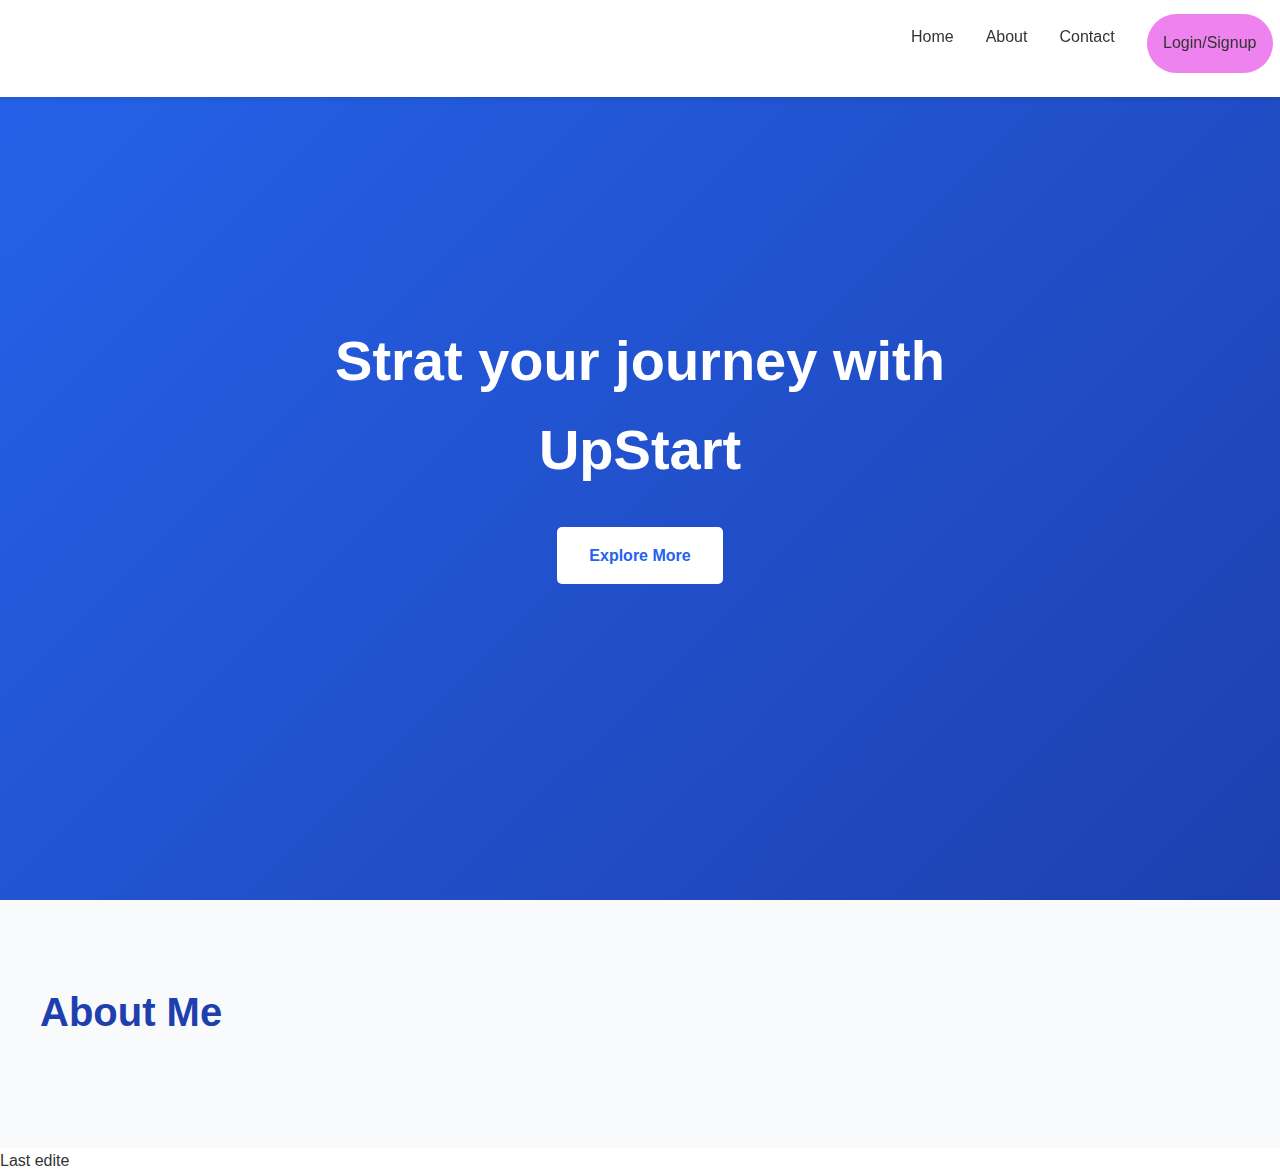
<file: index.html>
<!DOCTYPE html>
<html lang="en">
<head>
    <meta charset="UTF-8">
    <meta name="viewport" content="width=device-width, initial-scale=1.0">
    <title>UpStart</title>
     <link rel="stylesheet" href="styles.css">
</head>
<body>
    
    <nav>
        <div class="nav-content">
            <div class="logo"Upstart></div>
            <div class="nav-links">
                <a href="#home">Home</a>
                <a href="#about">About</a>
                <a href="#contact">Contact</a>
                <a href="login/login.html" class="login" >Login/Signup</a>
            </div>
        </div>
    </nav>

  
    <section class="hero" id="home">
        <div class="hero-content">
            <h1>Strat your journey with <b>UpStart</b> </h1>    
            <p></p>
            <a href="#projects" class="cta-button">Explore More</a>
        </div>
    </section>
    <section class="about" id="about">
        <div class="about-content">
            <div class="about-text">
                <h2>About Me</h2>
                
            </div>
            <div c
            lass="about-image">
            </div>
        </div>
    </section>
</body>
</html>
Last edite
</file>
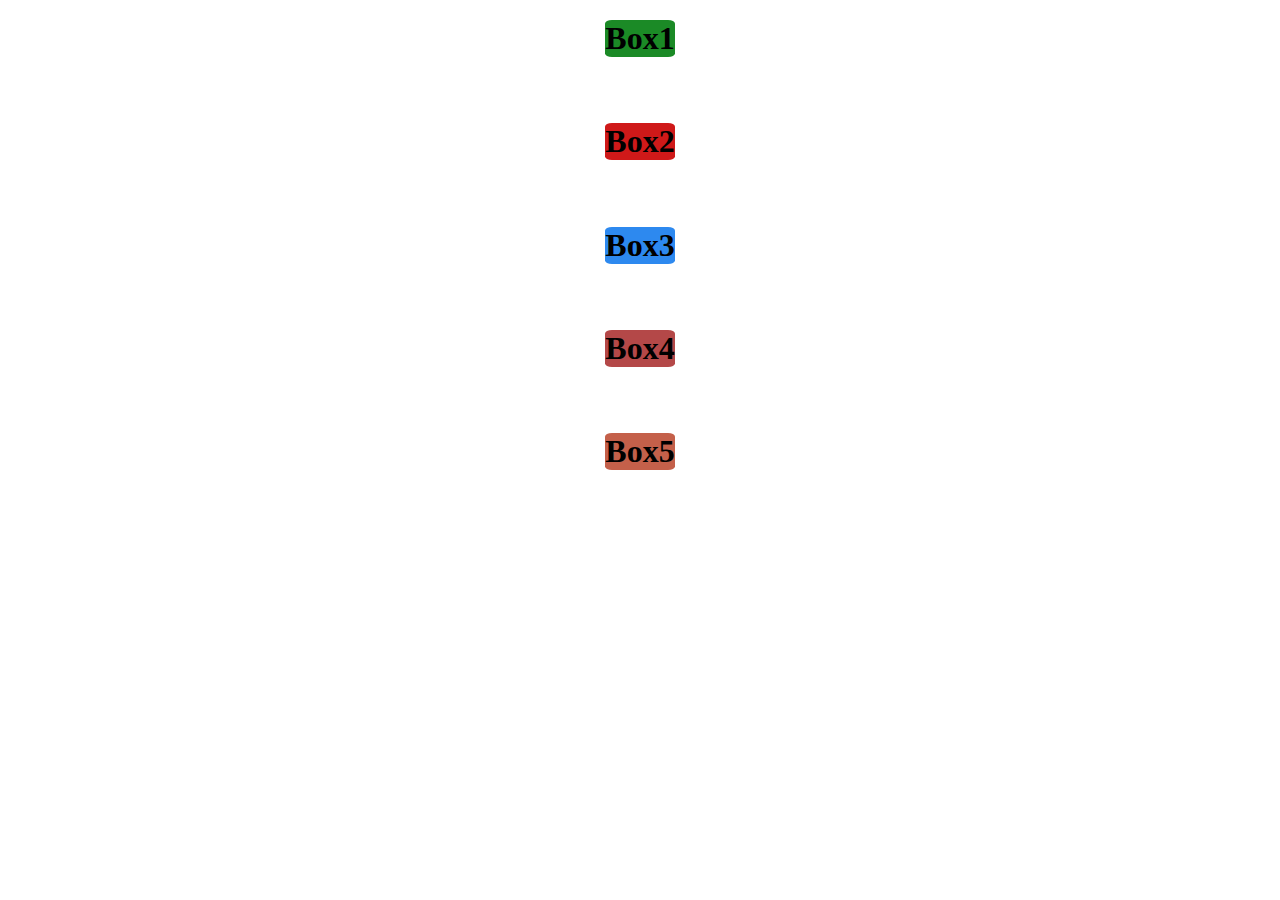
<file: index2.html>
<!DOCTYPE html>
<html lang="en">
<head>
    <meta charset="UTF-8">
    <meta name="viewport" content="width=device-width, initial-scale=1.0">
    <title>Flex Model</title>
    <link rel="stylesheet" href="style2.css">
</head>
<body>
    <header class="header">
        <div class="box1">
            <h1>Box1</h1>
        </div>
        <div class="box2">
            <h1>Box2</h1>
        </div>
        <div class="box3">
            <h1>Box3</h1>
        </div>
        <div class="box4">
            <h1>Box4</h1>
        </div>
        <div class="box5">
            <h1>Box5</h1>
        </div>
    </header>
</body>
</html>
</file>
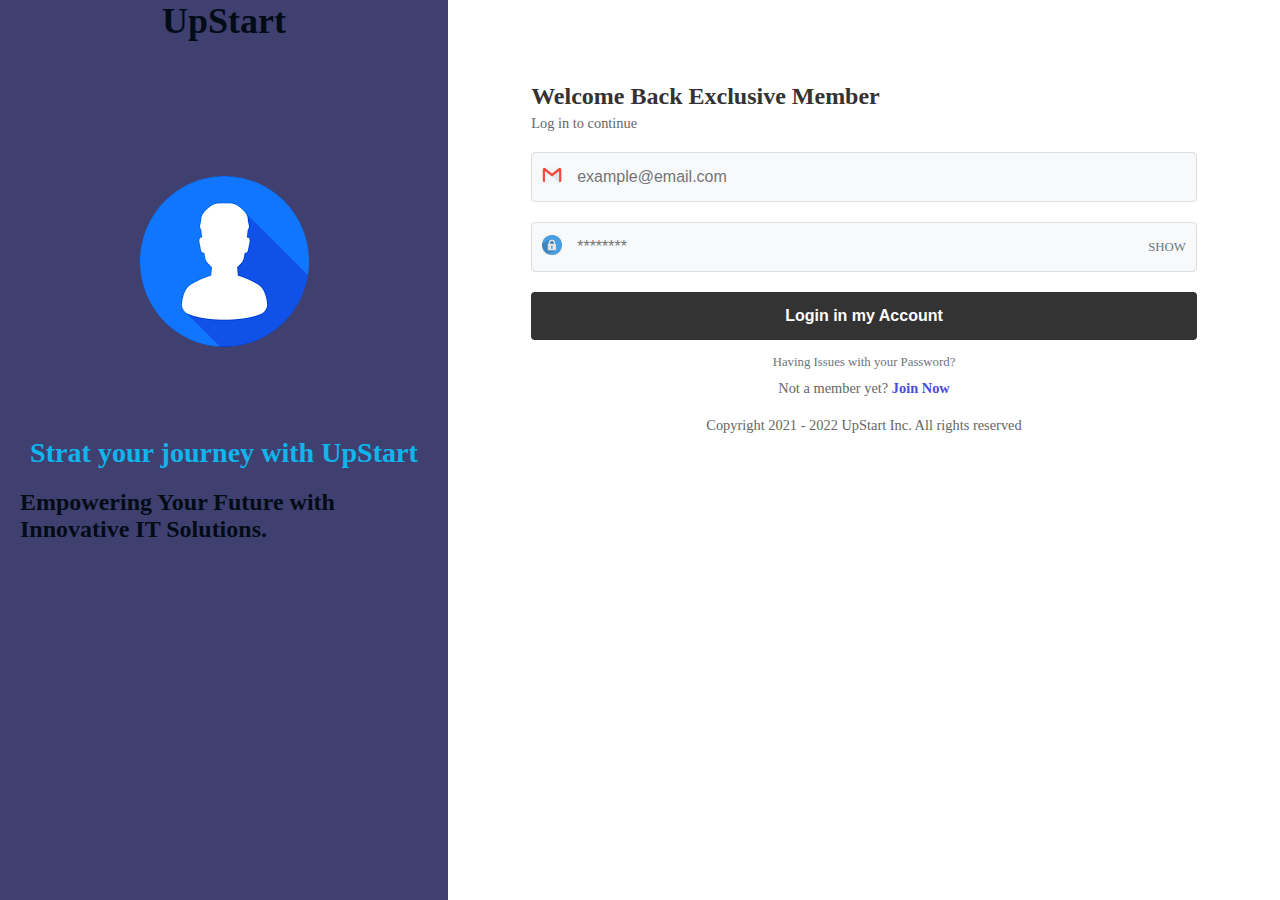
<file: login/login.html>
<!DOCTYPE html>
<html lang="en">
<head>
   <meta charset="UTF-8">
   <meta name="viewport" content="width=device-width, initial-scale=1.0">
   <title>Login</title>
   <link rel="stylesheet" href="login.css">
</head>
<body>
<section class="main-area">
   <div class="left-div">
      <span id="UpStart">
         <h2><b>UpStart</b></h2>
         <img class ="image" src="profile.png" alt="">
         <h3 class="desc">
            Strat your journey with UpStart
         </h3>
         <h4 class="slogan">
            Empowering Your Future with Innovative IT Solutions.
         </h4>
      </span>
   </div>
   <div class="right-div">
         <div class="SignUp">
            <h1>Welcome Back Exclusive Member</h1>
            <p>Log in to continue</p>
            <form action="#" class="login-form">
                <div class="input-group">
                    <label for="email"><img src="logo.png" alt="Email Icon"></label>
                    <input type="email" id="email" placeholder="example@email.com" required>
                </div>
                <div class="input-group">
                    <label for="password"><img src="pass.png" alt="Password Icon"></label>
                    <input type="password" id="password" placeholder="********" required>
                    <span class="show-password">SHOW</span>
                </div>
                <button type="submit" class="login-button">Login in my Account</button>
                <p class="password-issue">Having Issues with your Password?</p>
            </form>
            <p class="not-member">Not a member yet? <a href="Signup.html">Join Now</a></p>
            <footer>
                <p>Copyright 2021 - 2022 UpStart Inc. All rights reserved</p>
            </footer>
      </div>
   </div>
</section>
</body>
</html>
</file>
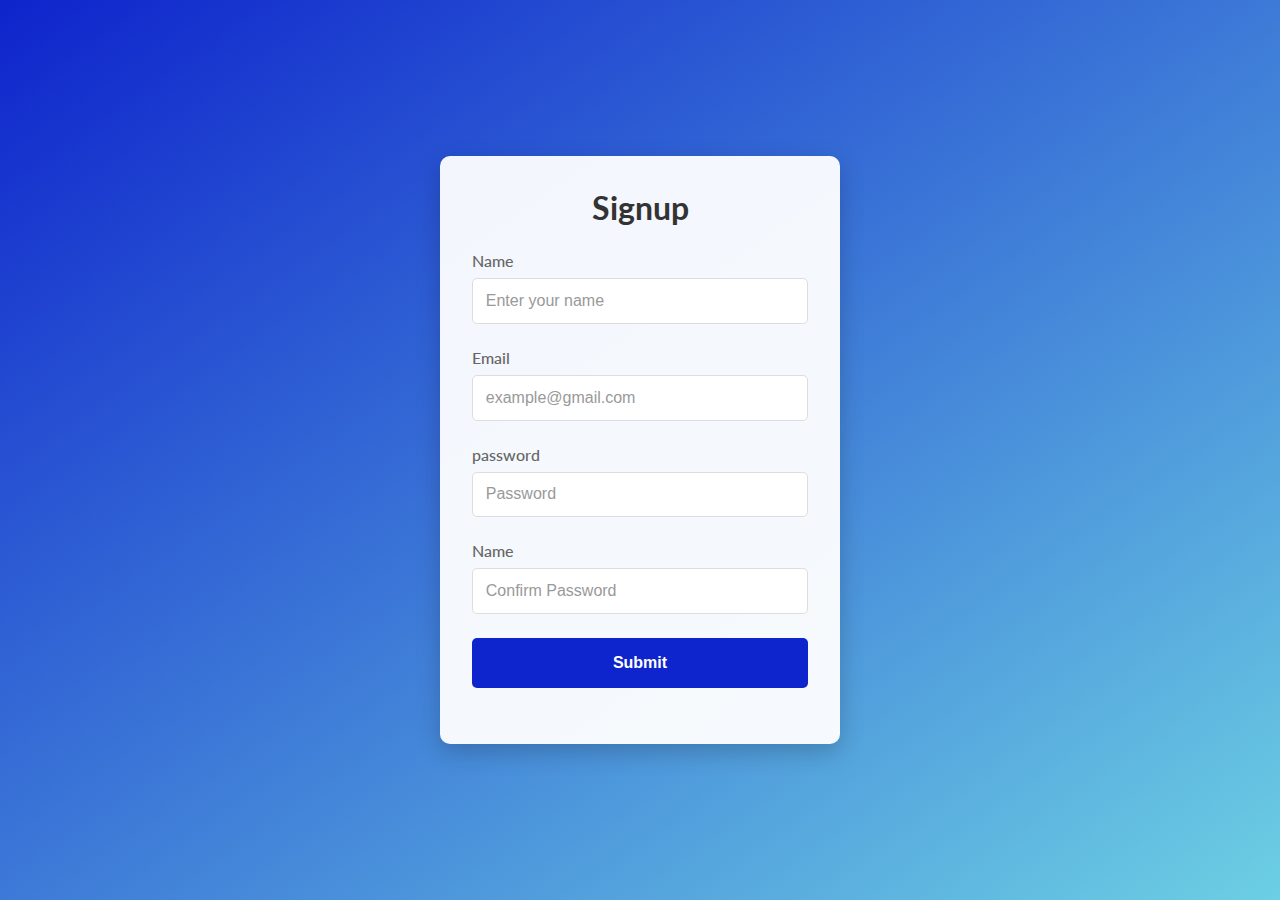
<file: login/Signup.html>
<!DOCTYPE html>
<html lang="en">
<head>
   <meta charset="UTF-8">
   <meta name="viewport" content="width=device-width, initial-scale=1.0">
   <title>Signup Page</title>
   <link rel="stylesheet" href="signup.css">
</head>
<body>
   <div class="outer-box">
      <div class="innerbox">
         <header>Signup</header>
         <main>
            <form action="#">
               <p>
                  <label for="name">Name</label>
                  <input type="text" id="name" placeholder="Enter your name">
               </p>
               <p>
                  <label for="email">Email</label>
                  <input type="email" id="email" placeholder="example@gmail.com">
               </p>
               <p>
                  <label for="password">password</label>
                  <input type="password" id="password" placeholder="Password">
               </p>
               <p>
                  <label for="Confirm-password">Name</label>
                  <input type="password" id="Confirm-password" placeholder="Confirm Password">
               </p>
               <p>
                  <input type="submit" id="Submit" placeholder="Submit">
               </p>
            </form>
         </main>
      </div>
   </div>
</body>
</html>
</file>
<file: styles.css>
* {
   margin: 0;
   padding: 0;
   box-sizing: border-box;
}

body {
   font-family: 'Segoe UI', Tahoma, Geneva, Verdana, sans-serif;
   line-height: 1.6;
   color: #333;
}

nav {
   background: #fff;
   padding: 1.5rem;
   box-shadow: 0 2px 5px rgba(0,0,0,0.1);
   position: fixed;
   width: 100%;
   z-index: 100;
}

.nav-content {
   max-width: 1200px;
   margin: 0 auto;
   display: flex;
   justify-content: space-between;
   align-items: center;
}

.logo {
   font-size: 1.5rem;
   font-weight: bold;
   color: #2563eb;
}

.nav-links {
   display: flex;
   gap: 2rem;
}

.nav-links a {
   text-decoration: none;
   color: #333;
   font-weight: 500;
   transition: color 0.3s;
}

.nav-links a:hover {
   color: #2563eb;
}

.hero {
   height: 100vh;
   background: linear-gradient(135deg, #2563eb 0%, #1e40af 100%);
   color: white;
   display: flex;
   align-items: center;
   justify-content: center;
   text-align: center;
   padding: 0 1rem;
}

.hero-content {
   max-width: 800px;
}


.hero h1 {
   font-size: 3.5rem;
   margin-bottom: 1rem;
}

.hero p {
   font-size: 1.25rem;
   margin-bottom: 2rem;
   opacity: 0.9;
}

.cta-button {
   display: inline-block;
   padding: 1rem 2rem;
   background: white;
   color: #2563eb;
   text-decoration: none;
   border-radius: 5px;
   font-weight: bold;
   transition: transform 0.3s;
}

.cta-button:hover {
   transform: translateY(-2px);
}

/* About Section */
.about {
   padding: 5rem 1rem;
   background: #f8fafc;
}

.about-content {
   max-width: 1200px;
   margin: 0 auto;
   display: grid;
   grid-template-columns: 1fr 1fr;
   gap: 4rem;
   align-items: center;
}

.about-text h2 {
   font-size: 2.5rem;
   margin-bottom: 1.5rem;
   color: #1e40af;
}

.about-image {
   width: 100%;
   height: 400px;
   background: #ddd;
   border-radius: 10px;
   overflow: hidden;
}

.section-header {
   text-align: center;
   margin-bottom: 3rem;
}

.section-header h2 {
   font-size: 2.5rem;
   color: #1e40af;
   margin-bottom: 1rem;
}


@media (max-width: 768px) {
   .about-content {
       grid-template-columns: 1fr;
   }

   .hero h1 {
       font-size: 2.5rem;
   }

   .nav-links {
       display: none;
   }
}

.login{
   background: violet;
   padding: 5%;
   padding-top: -10px;
   margin-top: -10px;
   border-radius: 2rem;
}
</file>
<file: style2.css>
*{
   margin: 0;
   padding: 0%;
}

.header
{
   height: 50vh;
   width: auto;
   color: #fff;
   text-align: center;
   padding: 20px;
   display: flex;
   justify-content: space-between;
   align-items: center;
   flex-direction: column;
   border-color: #2d89ef;
   border-radius: 10%;

}
h1{
   border-radius: 10%;
   color: black;
   height: auto
}
.box1{
   border-radius: 10%;
   background-color: #1b8a26;
}

.box2{
   border-radius: 10%;
   background-color: #cf1919;
}

.box3{
   border-radius: 10%;
   background-color: #2d89ef;
}

.box4{
   border-radius: 10%;
   background-color: #b44848;
}

.box5{
   border-radius: 10%;
   background-color: #c4604a;
}
</file>
<file: login/login.css>
*{
   padding: 0%;
   margin: 0%;
}

body{
   margin: 0%;
   padding: 0%;
   box-sizing: border-box;
}
.main-area{
   height: 100vh;
   width: 100%;
   display: flex;
   flex-direction: row;
}

.left-div {
   flex: 35%;
   background-color:#404070;
   display: flex;
   font-size: 24px;
   justify-content: center;   
   color: white;
}

.right-div {
   flex: 65%;
   background-color: #fff;
   display: block;
   justify-content: center;
   font-size: 24px;
   color: white;
}


.left-div #UpStart{
   display: flex;
   align-items:center ;
   flex-direction: column;
   font-family: Cambria, Cochin, Georgia, Times, 'Times New Roman', serif;
   font-weight: bold;
   color: #010c16;
}
.image {
   margin-top: 30%;  
   align-self: center;
   vertical-align: middle;
   object-fit: cover;
   border-radius: 50%;

}
.desc{
   margin-top: 20%;  
   color: rgb(16, 181, 236);
   font-family: 'Times New Roman', Times, serif;
}
.slogan{
   padding: 20px;
}

.return-home {
   position: absolute;
   top: 20px;
   left: 20px;
   color: #6c757d;
   text-decoration: none;
   font-size: 0.9rem;
}

h1 {
   font-size: 1.5rem;
   font-weight: 600;
   color: #333;
   margin-bottom: 5px;
}

p {
   color: #666;
   font-size: 0.9rem;
}

.login-form {
   margin-top: 20px;
}

.input-group {
   display: flex;
   align-items: center;
   background-color: #f7f9fb;
   border: 1px solid #ddd;
   padding: 10px;
   margin-bottom: 20px;
   border-radius: 4px;
}

.input-group label img {
   width: 20px;
   margin-right: 10px;
}

.input-group input {
   border: none;
   background: none;
   width: 100%;
   padding: 5px;
   outline: none;
   font-size: 1rem;
}

.show-password {
   cursor: pointer;
   color: #6c757d;
   font-size: 0.8rem;
}

.login-button {
   width: 100%;
   padding: 15px;
   background-color: #333;
   color: #fff;
   font-size: 1rem;
   font-weight: bold;
   border: none;
   border-radius: 4px;
   cursor: pointer;
}

.password-issue {
   font-size: 0.8rem;
   text-align: center;
   margin-top: 15px;
   color: #6c757d;
}

.not-member {
   text-align: center;
   font-size: 0.9rem;
   margin-top: 10px;
}

.not-member a {
   color: #4c4cdb;
   text-decoration: none;
   font-weight: bold;
}

footer {
   font-size: 0.7rem;
   text-align: center;
   color: #ccc;
   margin-top: 20px;
}
.SignUp{
 margin: 10%;
}
</file>
<file: login/signup.css>
@import url('https://fonts.googleapis.com/css2?family=Lato:ital,wght@0,100;0,300;0,400;0,700;0,900;1,100;1,300;1,400;1,700;1,900&display=swap');

* {
    margin: 0;
    padding: 0;
    box-sizing: border-box;
}

body {
    width: 100vw;
    height: 100vh;
    background: linear-gradient(to top left, rgb(108, 207, 227), rgb(14, 36, 204));
    font-family: "Lato", sans-serif;
}

.outer-box {
    height: 100vh;
    width: 100vw;
    margin: 0;
    display: flex;
    align-items: center;
    flex-direction: column;
    justify-content: center;
}

.innerbox {
    background-color: rgba(255, 255, 255, 0.95);
    padding: 2rem;
    border-radius: 10px;
    box-shadow: 0 8px 24px rgba(0, 0, 0, 0.2);
    width: 400px;
    max-width: 90%;
}

.innerbox header {
    font-size: 2rem;
    font-weight: 700;
    color: #333;
    margin-bottom: 1.5rem;
    text-align: center;
}

.innerbox form p {
    margin-bottom: 1.5rem;
}

.innerbox label {
    display: block;
    font-weight: 500;
    color: #666;
    margin-bottom: 0.5rem;
}

.innerbox input[type="text"],
.innerbox input[type="email"],
.innerbox input[type="password"] {
    width: 100%;
    padding: 0.8rem;
    border: 1px solid #ddd;
    border-radius: 5px;
    font-size: 1rem;
    transition: border-color 0.3s ease;
}

.innerbox input[type="text"]:focus,
.innerbox input[type="email"]:focus,
.innerbox input[type="password"]:focus {
    outline: none;
    border-color: rgb(14, 36, 204);
    box-shadow: 0 0 0 2px rgba(14, 36, 204, 0.1);
}

.innerbox input[type="submit"] {
    width: 100%;
    padding: 1rem;
    background: rgb(14, 36, 204);
    color: white;
    border: none;
    border-radius: 5px;
    font-size: 1rem;
    font-weight: 600;
    cursor: pointer;
    transition: background-color 0.3s ease;
}

.innerbox input[type="submit"]:hover {
    background: rgb(12, 31, 175);
}

::placeholder {
    color: #999;
}

@media (max-width: 480px) {
    .innerbox {
        padding: 1.5rem;
    }
    
    .innerbox header {
        font-size: 1.75rem;
    }
}
</file>
